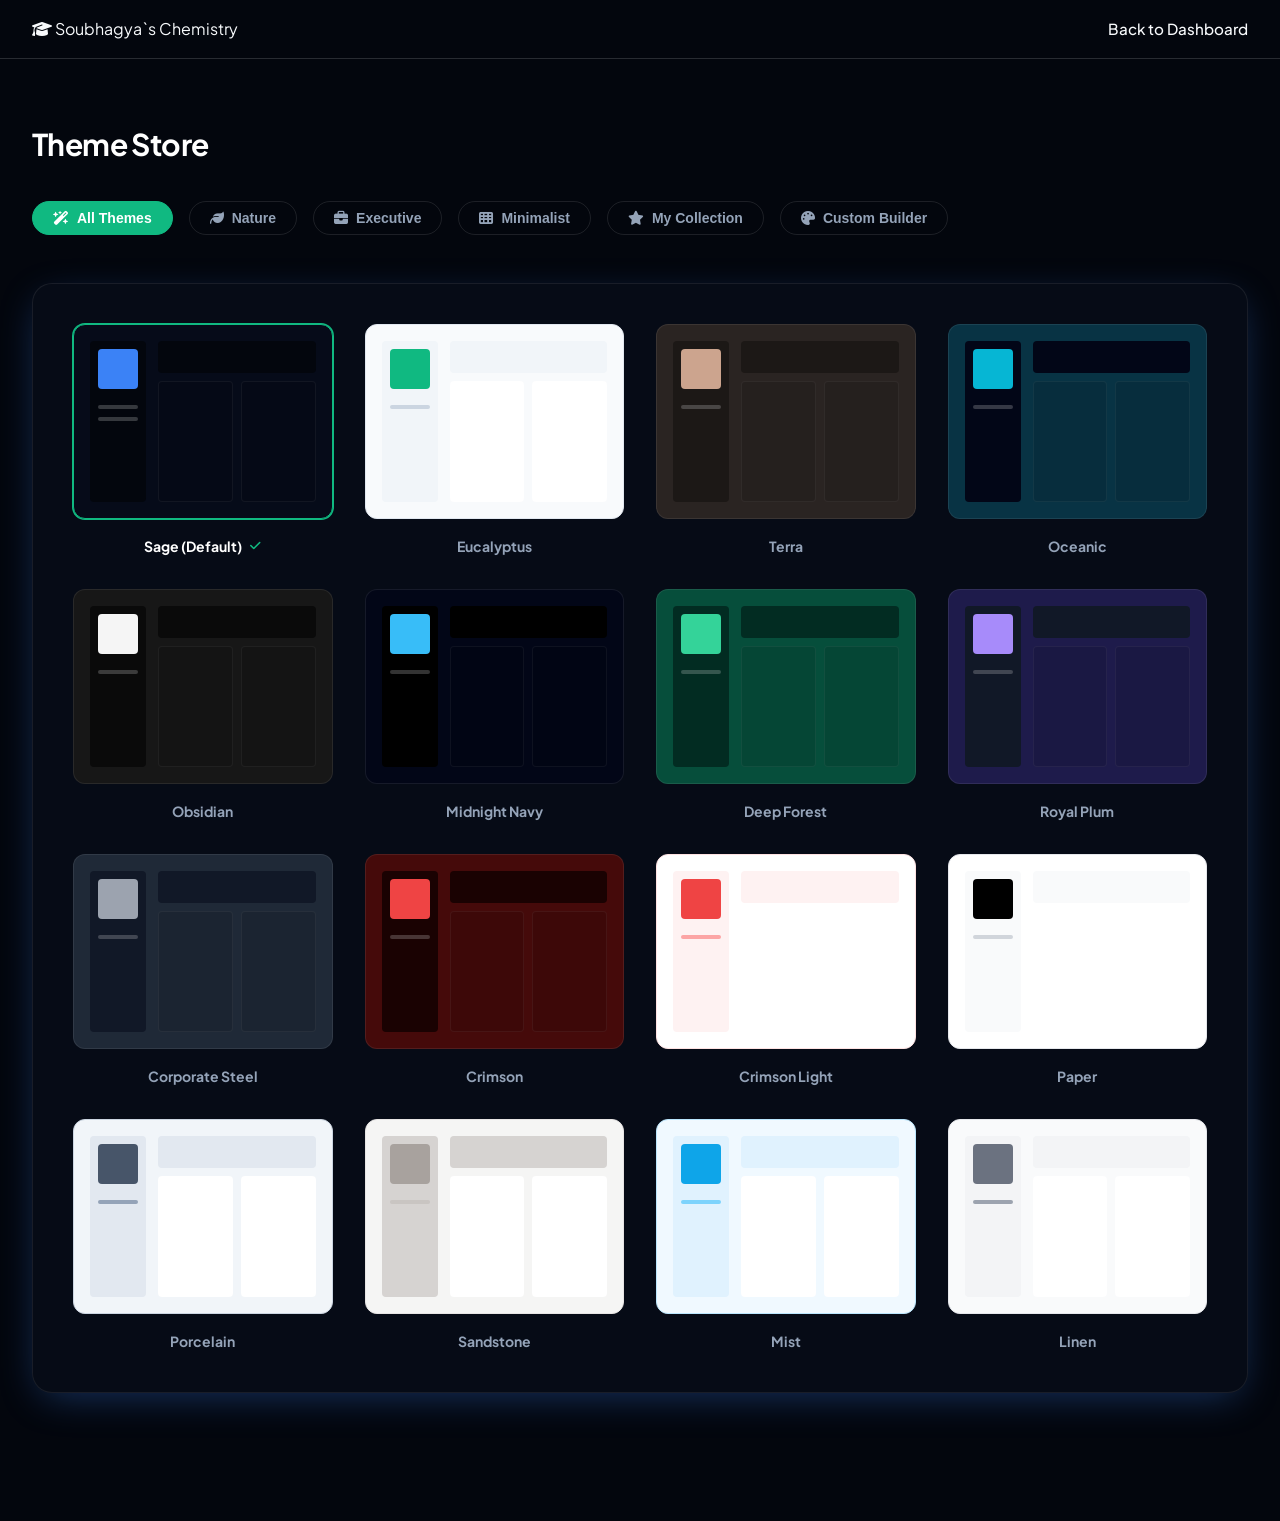
<file: themes.html>
<!DOCTYPE html>
<html lang="en">
<head>
    <meta charset="UTF-8">
    <meta name="viewport" content="width=device-width, initial-scale=1.0">
    <title>Theme Store | Soubhagya`s Chemistry</title>
    <script>
        (function() {
            const theme = localStorage.getItem('selected-theme') || 'theme-sage';
            document.documentElement.className = theme;
            if (theme === 'theme-custom') {
                const custom = JSON.parse(localStorage.getItem('custom-theme-settings') || '{}');
                for (const [key, value] of Object.entries(custom)) {
                    document.documentElement.style.setProperty(`--custom-${key}`, value);
                }
            }
        })();
    </script>
    <link href="https://fonts.googleapis.com/css2?family=Plus+Jakarta+Sans:wght@400;500;600;700;800&family=Playfair+Display:ital,wght@0,600;0,700;1,600&display=swap" rel="stylesheet">
    <link rel="stylesheet" href="https://cdnjs.cloudflare.com/ajax/libs/font-awesome/6.4.0/css/all.min.css">
    <link rel="stylesheet" href="style.css">
</head>
<body class="bg-darker text-main font-sans min-h-screen">
    <div id="top"></div>

    <!-- Navigation -->
    <nav class="navbar" style="border-bottom: var(--border-glass-light); padding: 1rem 0;">
        <div class="container nav-container">
            <a href="index.html" class="logo">
                <span class="logo-icon"><i class="fa-solid fa-graduation-cap"></i></span>
                <span class="logo-text">Soubhagya`s Chemistry</span>
            </a>
            <ul class="nav-links">
                <li><a href="index.html"><i class="fa-solid fa-arrow-left mr-2"></i> Back to Dashboard</a></li>
            </ul>
        </div>
    </nav>

    <!-- Theme Store Header -->
    <section class="section pt-32 pb-10 relative">
        <div class="container">
            <h1 class="text-3xl mb-10">Theme Store</h1>
            
            <div class="theme-filters">
                <button class="filter-btn active" data-filter="all"><i class="fa-solid fa-wand-magic-sparkles"></i> All Themes</button>
                <button class="filter-btn" data-filter="nature"><i class="fa-solid fa-leaf"></i> Nature</button>
                <button class="filter-btn" data-filter="executive"><i class="fa-solid fa-briefcase"></i> Executive</button>
                <button class="filter-btn" data-filter="minimalist"><i class="fa-solid fa-table-cells"></i> Minimalist</button>
                <button class="filter-btn" data-filter="my-collection"><i class="fa-solid fa-star"></i> My Collection</button>
                <button class="filter-btn" data-filter="custom-builder"><i class="fa-solid fa-palette"></i> Custom Builder</button>
            </div>

            <!-- Theme Store Grid -->
            <div class="themes-container shadow-blue">
                <div class="themes-grid" id="themesGrid">
                    
                    <!-- CATEGORY: NATURE -->
                    <div class="theme-card" data-theme="theme-sage" data-category="nature">
                        <div class="theme-preview" style="background: #060b19;">
                            <div class="theme-preview-sidebar" style="background: #03060d;">
                                <div class="icon-box" style="background: #3b82f6;"></div>
                                <div class="line mt-2"></div><div class="line"></div>
                            </div>
                            <div class="theme-preview-content">
                                <div class="header-bar" style="background: #03060d;"></div>
                                <div class="boxes"><div class="box"></div><div class="box"></div></div>
                            </div>
                        </div>
                        <span class="theme-name">Sage (Default)</span>
                    </div>

                    <div class="theme-card" data-theme="theme-eucalyptus" data-category="nature">
                        <div class="theme-preview" style="background: #f8fafc; border-color: #e2e8f0;">
                            <div class="theme-preview-sidebar" style="background: #f1f5f9;">
                                <div class="icon-box" style="background: #10b981;"></div>
                                <div class="line mt-2" style="background: #cbd5e1;"></div>
                            </div>
                            <div class="theme-preview-content">
                                <div class="header-bar" style="background: #f1f5f9;"></div>
                                <div class="boxes"><div class="box" style="background: #fff;"></div><div class="box" style="background: #fff;"></div></div>
                            </div>
                        </div>
                        <span class="theme-name">Eucalyptus</span>
                    </div>

                    <div class="theme-card" data-theme="theme-terra" data-category="nature">
                        <div class="theme-preview" style="background: #2a2422;">
                            <div class="theme-preview-sidebar" style="background: #1c1816;">
                                <div class="icon-box" style="background: #cca48e;"></div>
                                <div class="line mt-2"></div>
                            </div>
                            <div class="theme-preview-content">
                                <div class="header-bar" style="background: #1c1816;"></div>
                                <div class="boxes"><div class="box"></div><div class="box"></div></div>
                            </div>
                        </div>
                        <span class="theme-name">Terra</span>
                    </div>

                    <div class="theme-card" data-theme="theme-oceanic" data-category="nature">
                        <div class="theme-preview" style="background: #083344;">
                            <div class="theme-preview-sidebar" style="background: #020617;">
                                <div class="icon-box" style="background: #06b6d4;"></div>
                                <div class="line mt-2"></div>
                            </div>
                            <div class="theme-preview-content">
                                <div class="header-bar" style="background: #020617;"></div>
                                <div class="boxes"><div class="box"></div><div class="box"></div></div>
                            </div>
                        </div>
                        <span class="theme-name">Oceanic</span>
                    </div>

                    <!-- CATEGORY: EXECUTIVE -->
                    <div class="theme-card" data-theme="theme-obsidian" data-category="executive">
                        <div class="theme-preview" style="background: #171717;">
                            <div class="theme-preview-sidebar" style="background: #0a0a0a;">
                                <div class="icon-box" style="background: #f5f5f5;"></div>
                                <div class="line mt-2"></div>
                            </div>
                            <div class="theme-preview-content">
                                <div class="header-bar" style="background: #0a0a0a;"></div>
                                <div class="boxes"><div class="box"></div><div class="box"></div></div>
                            </div>
                        </div>
                        <span class="theme-name">Obsidian</span>
                    </div>

                    <div class="theme-card" data-theme="theme-midnight-navy" data-category="executive">
                        <div class="theme-preview" style="background: #020617;">
                            <div class="theme-preview-sidebar" style="background: #000;">
                                <div class="icon-box" style="background: #38bdf8;"></div>
                                <div class="line mt-2"></div>
                            </div>
                            <div class="theme-preview-content">
                                <div class="header-bar" style="background: #000;"></div>
                                <div class="boxes"><div class="box"></div><div class="box"></div></div>
                            </div>
                        </div>
                        <span class="theme-name">Midnight Navy</span>
                    </div>

                    <div class="theme-card" data-theme="theme-deep-forest" data-category="executive">
                        <div class="theme-preview" style="background: #064e3b;">
                            <div class="theme-preview-sidebar" style="background: #022c22;">
                                <div class="icon-box" style="background: #34d399;"></div>
                                <div class="line mt-2"></div>
                            </div>
                            <div class="theme-preview-content">
                                <div class="header-bar" style="background: #022c22;"></div>
                                <div class="boxes"><div class="box"></div><div class="box"></div></div>
                            </div>
                        </div>
                        <span class="theme-name">Deep Forest</span>
                    </div>

                    <div class="theme-card" data-theme="theme-royal-plum" data-category="executive">
                        <div class="theme-preview" style="background: #1e1b4b;">
                            <div class="theme-preview-sidebar" style="background: #111827;">
                                <div class="icon-box" style="background: #a78bfa;"></div>
                                <div class="line mt-2"></div>
                            </div>
                            <div class="theme-preview-content">
                                <div class="header-bar" style="background: #111827;"></div>
                                <div class="boxes"><div class="box"></div><div class="box"></div></div>
                            </div>
                        </div>
                        <span class="theme-name">Royal Plum</span>
                    </div>

                    <div class="theme-card" data-theme="theme-corporate-steel" data-category="executive">
                        <div class="theme-preview" style="background: #1f2937;">
                            <div class="theme-preview-sidebar" style="background: #111827;">
                                <div class="icon-box" style="background: #9ca3af;"></div>
                                <div class="line mt-2"></div>
                            </div>
                            <div class="theme-preview-content">
                                <div class="header-bar" style="background: #111827;"></div>
                                <div class="boxes"><div class="box"></div><div class="box"></div></div>
                            </div>
                        </div>
                        <span class="theme-name">Corporate Steel</span>
                    </div>

                    <div class="theme-card" data-theme="theme-crimson" data-category="executive">
                        <div class="theme-preview" style="background: #450a0a;">
                            <div class="theme-preview-sidebar" style="background: #1a0202;">
                                <div class="icon-box" style="background: #ef4444;"></div>
                                <div class="line mt-2"></div>
                            </div>
                            <div class="theme-preview-content">
                                <div class="header-bar" style="background: #1a0202;"></div>
                                <div class="boxes"><div class="box"></div><div class="box"></div></div>
                            </div>
                        </div>
                        <span class="theme-name">Crimson</span>
                    </div>

                    <div class="theme-card" data-theme="theme-crimson-light" data-category="executive">
                        <div class="theme-preview" style="background: #fff; border-color: #fee2e2;">
                            <div class="theme-preview-sidebar" style="background: #fef2f2;">
                                <div class="icon-box" style="background: #ef4444;"></div>
                                <div class="line mt-2" style="background: #fca5a5;"></div>
                            </div>
                            <div class="theme-preview-content">
                                <div class="header-bar" style="background: #fef2f2;"></div>
                                <div class="boxes"><div class="box" style="background: #fff;"></div><div class="box" style="background: #fff;"></div></div>
                            </div>
                        </div>
                        <span class="theme-name">Crimson Light</span>
                    </div>

                    <!-- CATEGORY: MINIMALIST -->
                    <div class="theme-card" data-theme="theme-paper" data-category="minimalist">
                        <div class="theme-preview" style="background: #fff; border-color: #e5e7eb;">
                            <div class="theme-preview-sidebar" style="background: #f9fafb;">
                                <div class="icon-box" style="background: #000;"></div>
                                <div class="line mt-2" style="background: #d1d5db;"></div>
                            </div>
                            <div class="theme-preview-content">
                                <div class="header-bar" style="background: #f9fafb;"></div>
                                <div class="boxes"><div class="box" style="background: #fff;"></div><div class="box" style="background: #fff;"></div></div>
                            </div>
                        </div>
                        <span class="theme-name">Paper</span>
                    </div>

                    <div class="theme-card" data-theme="theme-porcelain" data-category="minimalist">
                        <div class="theme-preview" style="background: #f1f5f9; border-color: #cbd5e1;">
                            <div class="theme-preview-sidebar" style="background: #e2e8f0;">
                                <div class="icon-box" style="background: #475569;"></div>
                                <div class="line mt-2" style="background: #94a3b8;"></div>
                            </div>
                            <div class="theme-preview-content">
                                <div class="header-bar" style="background: #e2e8f0;"></div>
                                <div class="boxes"><div class="box" style="background: #fff;"></div><div class="box" style="background: #fff;"></div></div>
                            </div>
                        </div>
                        <span class="theme-name">Porcelain</span>
                    </div>

                    <div class="theme-card" data-theme="theme-sandstone" data-category="minimalist">
                        <div class="theme-preview" style="background: #f5f5f4; border-color: #e7e5e4;">
                            <div class="theme-preview-sidebar" style="background: #d6d3d1;">
                                <div class="icon-box" style="background: #a8a29e;"></div>
                                <div class="line mt-2" style="background: #a8a29e; opacity: 0.3;"></div>
                            </div>
                            <div class="theme-preview-content">
                                <div class="header-bar" style="background: #d6d3d1;"></div>
                                <div class="boxes"><div class="box" style="background: #fff;"></div><div class="box" style="background: #fff;"></div></div>
                            </div>
                        </div>
                        <span class="theme-name">Sandstone</span>
                    </div>

                    <div class="theme-card" data-theme="theme-mist" data-category="minimalist">
                        <div class="theme-preview" style="background: #f0f9ff; border-color: #bae6fd;">
                            <div class="theme-preview-sidebar" style="background: #e0f2fe;">
                                <div class="icon-box" style="background: #0ea5e9;"></div>
                                <div class="line mt-2" style="background: #7dd3fc;"></div>
                            </div>
                            <div class="theme-preview-content">
                                <div class="header-bar" style="background: #e0f2fe;"></div>
                                <div class="boxes"><div class="box" style="background: #fff;"></div><div class="box" style="background: #fff;"></div></div>
                            </div>
                        </div>
                        <span class="theme-name">Mist</span>
                    </div>

                    <div class="theme-card" data-theme="theme-linen" data-category="minimalist">
                        <div class="theme-preview" style="background: #f9fafb; border-color: #e5e7eb;">
                            <div class="theme-preview-sidebar" style="background: #f3f4f6;">
                                <div class="icon-box" style="background: #6b7280;"></div>
                                <div class="line mt-2" style="background: #9ca3af;"></div>
                            </div>
                            <div class="theme-preview-content">
                                <div class="header-bar" style="background: #f3f4f6;"></div>
                                <div class="boxes"><div class="box" style="background: #fff;"></div><div class="box" style="background: #fff;"></div></div>
                            </div>
                        </div>
                        <span class="theme-name">Linen</span>
                    </div>

                </div>
            </div>

            <!-- Theme Builder Panel (Hidden by default) -->
            <div id="themeBuilder" class="theme-builder-container" style="display: none; margin-top: 2rem;">
                <div class="theme-builder-wrapper glass-card p-10">
                    <div class="row">
                        <div class="col-lg-6">
                            <h2 class="text-2xl mb-2">Theme Builder</h2>
                            <p class="text-muted mb-10">Design your own unique experience. Changes are previewed instantly.</p>
                            
                            <div class="builder-field mb-6">
                                <label class="d-block mb-2 text-sm font-semibold">Theme Name</label>
                                <input type="text" id="customName" class="builder-input" value="My Custom Theme">
                            </div>

                            <div class="builder-field mb-6">
                                <label class="d-block mb-2 text-sm font-semibold">Primary Accent</label>
                                <div class="color-picker-group">
                                    <input type="color" id="customPrimary" value="#84A98C">
                                    <input type="text" id="customPrimaryHex" value="#84A98C" class="builder-input hex-input">
                                </div>
                            </div>

                            <div class="builder-field mb-6">
                                <label class="d-block mb-2 text-sm font-semibold">Secondary Accent</label>
                                <div class="color-picker-group">
                                    <input type="color" id="customSecondary" value="#84A98C">
                                    <input type="text" id="customSecondaryHex" value="#84A98C" class="builder-input hex-input">
                                </div>
                            </div>

                            <div class="builder-field mb-6">
                                <label class="d-block mb-2 text-sm font-semibold">Background Base</label>
                                <div class="color-picker-group">
                                    <input type="color" id="customBg" value="#2F3E46">
                                    <input type="text" id="customBgHex" value="#2F3E46" class="builder-input hex-input">
                                </div>
                            </div>

                            <div class="builder-field mb-6">
                                <label class="d-block mb-2 text-sm font-semibold">Sidebar Color</label>
                                <div class="color-picker-group">
                                    <input type="color" id="customSidebar" value="#263238">
                                    <input type="text" id="customSidebarHex" value="#263238" class="builder-input hex-input">
                                </div>
                            </div>

                            <div class="builder-field mb-6">
                                <label class="d-block mb-2 text-sm font-semibold">Text Color</label>
                                <div class="color-picker-group">
                                    <input type="color" id="customText" value="#FFFFFF">
                                    <input type="text" id="customTextHex" value="#FFFFFF" class="builder-input hex-input">
                                </div>
                            </div>

                            <div class="builder-field mb-6">
                                <label class="d-block mb-2 text-sm font-semibold">Glass Opacity (80%)</label>
                                <input type="range" id="customOpacity" min="0" max="1" step="0.01" value="0.8" class="builder-slider">
                            </div>

                            <div class="builder-field mb-10">
                                <label class="d-block mb-2 text-sm font-semibold">Wallpaper Background</label>
                                <div class="wallpaper-group">
                                    <input type="text" id="customWallpaper" class="builder-input" placeholder="Paste image URL...">
                                    <button class="btn btn-secondary border-glass px-4"><i class="fa-solid fa-upload"></i> Upload</button>
                                </div>
                                <p class="text-xs text-muted mt-2">Paste a URL or upload a local image for your background.</p>
                            </div>

                            <div class="builder-actions d-flex gap-4">
                                <button id="applyLive" class="btn btn-primary flex-1">Apply Live</button>
                                <button id="saveCollection" class="btn btn-dark border-glass flex-1">Save to Collection</button>
                            </div>
                        </div>

                        <div class="col-lg-6 d-flex flex-column align-items-center justify-content-center">
                            <div class="live-preview-box shadow-blue">
                                <div class="preview-dashboard" id="previewDashboard">
                                    <div class="preview-sidebar" id="previewSidebar">
                                        <div class="preview-icon-box" id="previewIcon"></div>
                                        <div class="preview-line"></div>
                                        <div class="preview-line"></div>
                                    </div>
                                    <div class="preview-content">
                                        <div class="preview-nav" id="previewNav"></div>
                                        <div class="preview-grid">
                                            <div class="preview-card" id="previewCard1"></div>
                                            <div class="preview-card" id="previewCard2"></div>
                                        </div>
                                        <div class="preview-bottom"></div>
                                    </div>
                                </div>
                            </div>
                            <h3 class="mt-6 font-semibold">Live Preview</h3>
                        </div>
                    </div>
                </div>
            </div>
        </div>
    </section>

    <script>
        // Store functional logic
        const currentTheme = localStorage.getItem('selected-theme') || 'theme-sage';
        
        // Initial Active State
        const themeCards = document.querySelectorAll('.theme-card');
        themeCards.forEach(card => {
            if (card.dataset.theme === currentTheme) {
                activateThemeUI(card);
            }
            
            card.addEventListener('click', () => {
                const newTheme = card.dataset.theme;
                
                // 1. Update localStorage
                localStorage.setItem('selected-theme', newTheme);
                
                // 2. Apply classes immediately
                document.documentElement.className = newTheme;
                
                // 3. Update UI
                themeCards.forEach(c => c.classList.remove('active'));
                document.querySelectorAll('.theme-active-icon').forEach(icon => icon.remove());
                activateThemeUI(card);
            });
        });

        function activateThemeUI(card) {
            card.classList.add('active');
            const nameSpan = card.querySelector('.theme-name');
            if (nameSpan && !nameSpan.querySelector('.theme-active-icon')) {
                const icon = document.createElement('i');
                icon.className = 'fa-solid fa-check theme-active-icon';
                nameSpan.appendChild(icon);
            }
        }

        // Filter interaction
        const filterBtns = document.querySelectorAll('.filter-btn');
        const themesGrid = document.getElementById('themesGrid');
        const themeBuilder = document.getElementById('themeBuilder');

        filterBtns.forEach(btn => {
            btn.addEventListener('click', () => {
                const filter = btn.dataset.filter;
                
                // Update active state of buttons
                filterBtns.forEach(b => b.classList.remove('active'));
                btn.classList.add('active');
                
                if (filter === 'custom-builder') {
                    document.querySelector('.themes-container').style.display = 'none';
                    themeBuilder.style.display = 'block';
                } else {
                    document.querySelector('.themes-container').style.display = 'block';
                    themeBuilder.style.display = 'none';
                    
                    // Filter the cards
                    themeCards.forEach(card => {
                        const category = card.dataset.category;
                        if (filter === 'all' || filter === category) {
                            card.style.display = 'flex';
                        } else {
                            card.style.display = 'none';
                        }
                    });
                }
            });
        });

        // Builder Logic
        const inputs = {
            primary: document.getElementById('customPrimary'),
            primaryHex: document.getElementById('customPrimaryHex'),
            secondary: document.getElementById('customSecondary'),
            secondaryHex: document.getElementById('customSecondaryHex'),
            bg: document.getElementById('customBg'),
            bgHex: document.getElementById('customBgHex'),
            sidebar: document.getElementById('customSidebar'),
            sidebarHex: document.getElementById('customSidebarHex'),
            text: document.getElementById('customText'),
            textHex: document.getElementById('customTextHex'),
            opacity: document.getElementById('customOpacity'),
            wallpaper: document.getElementById('customWallpaper')
        };

        const preview = {
            dashboard: document.getElementById('previewDashboard'),
            sidebar: document.getElementById('previewSidebar'),
            icon: document.getElementById('previewIcon'),
            nav: document.getElementById('previewNav'),
            cards: [document.getElementById('previewCard1'), document.getElementById('previewCard2')]
        };

        // Sync Color Inputs
        ['primary', 'secondary', 'bg', 'sidebar', 'text'].forEach(key => {
            const picker = inputs[key];
            const hex = inputs[`${key}Hex`];
            
            picker.addEventListener('input', () => {
                hex.value = picker.value.toUpperCase();
                updatePreview();
            });
            
            hex.addEventListener('input', () => {
                if (/^#[0-9A-F]{6}$/i.test(hex.value)) {
                    picker.value = hex.value;
                    updatePreview();
                }
            });
        });

        inputs.opacity.addEventListener('input', updatePreview);
        inputs.wallpaper.addEventListener('input', updatePreview);

        function updatePreview() {
            preview.dashboard.style.backgroundColor = inputs.bg.value;
            preview.sidebar.style.backgroundColor = inputs.sidebar.value;
            preview.icon.style.backgroundColor = inputs.primary.value;
            preview.nav.style.backgroundColor = inputs.sidebar.value;
            preview.cards.forEach(card => {
                card.style.backgroundColor = `rgba(255, 255, 255, ${inputs.opacity.value * 0.1})`;
                card.style.borderColor = `rgba(255, 255, 255, 0.1)`;
            });
            
            if (inputs.wallpaper.value) {
                preview.dashboard.style.backgroundImage = `linear-gradient(rgba(0,0,0,0.5), rgba(0,0,0,0.5)), url('${inputs.wallpaper.value}')`;
                preview.dashboard.style.backgroundSize = 'cover';
            } else {
                preview.dashboard.style.backgroundImage = 'none';
            }
        }

        // Apply Live
        document.getElementById('applyLive').addEventListener('click', () => {
            const settings = {
                primary: inputs.primary.value,
                secondary: inputs.secondary.value,
                bg: inputs.bg.value,
                sidebar: inputs.sidebar.value,
                text: inputs.text.value,
                opacity: inputs.opacity.value,
                overlay: inputs.wallpaper.value ? 0.5 : 0.7, // Dynamic overlay based on wallpaper
                wallpaper: inputs.wallpaper.value ? `url('${inputs.wallpaper.value}')` : 'none'
            };
            
            localStorage.setItem('selected-theme', 'theme-custom');
            localStorage.setItem('custom-theme-settings', JSON.stringify(settings));
            
            // Apply immediately to HTML
            document.documentElement.className = 'theme-custom';
            for (const [key, value] of Object.entries(settings)) {
                document.documentElement.style.setProperty(`--custom-${key}`, value);
            }
            
            showToast('Custom theme applied live!');
        });

        // Save to Collection Mock
        document.getElementById('saveCollection').addEventListener('click', () => {
            showToast('Theme saved to your collection!');
        });

        function showToast(msg) {
            const toast = document.createElement('div');
            toast.className = 'glass-card p-4 fixed bottom-10 right-10 shadow-blue';
            toast.style.zIndex = '9999';
            toast.style.animation = 'fadeInUp 0.3s ease';
            toast.innerHTML = `<i class="fa-solid fa-check-circle mr-2 text-primary"></i> ${msg}`;
            document.body.appendChild(toast);
            setTimeout(() => toast.remove(), 3000);
        }

        // Initialize preview
        updatePreview();
    </script>
</body>
</html>
</file>
<file: style.css>
/* Custom Properties / Variables */
:root {
    /* Colors - Deep Navy & Premium Accents */
    --clr-bg-dark: #060b19;
    --clr-bg-darker: #03060d;
    --clr-bg-card: rgba(16, 24, 43, 0.6);
    --clr-text-main: #f8fafc;
    --clr-text-muted: #94a3b8;

    --clr-primary: #3b82f6;
    /* Royal Blue */
    --clr-primary-dark: #1e3a8a;
    --clr-primary-glow: rgba(59, 130, 246, 0.5);

    --clr-secondary: #06b6d4;
    /* Cyan */
    --clr-secondary-dark: #083344;

    --clr-accent-gold: #fbbf24;
    --clr-accent-emerald: #10b981;

    /* Typography */
    --font-sans: 'Plus Jakarta Sans', sans-serif;
    --font-serif: 'Playfair Display', serif;

    /* Transitions & Shadows */
    --transition: all 0.3s cubic-bezier(0.4, 0, 0.2, 1);
    --transition-slow: all 0.5s cubic-bezier(0.4, 0, 0.2, 1);
    --shadow-glow: 0 0 20px rgba(59, 130, 246, 0.3);
    --shadow-blue: 0 10px 40px -10px rgba(59, 130, 246, 0.4);
    --shadow-emerald: 0 10px 40px -10px rgba(16, 185, 129, 0.4);
    --shadow-card: 0 10px 30px -10px rgba(0, 0, 0, 0.5);

    /* Borders & Glass */
    --border-glass: 1px solid rgba(255, 255, 255, 0.08);
    --border-glass-light: 1px solid rgba(255, 255, 255, 0.15);
    --bg-glass: rgba(255, 255, 255, 0.03);
    --bg-glass-hover: rgba(255, 255, 255, 0.06);
}

/* Light Mode Strategy: Applies to the explicit light-theme and all minimalist/light presets */
.light-theme,
.theme-eucalyptus,
.theme-crimson-light,
.theme-paper,
.theme-porcelain,
.theme-sandstone,
.theme-mist,
.theme-linen {
    --clr-bg-dark: #f8fafc;
    --clr-bg-darker: #f1f5f9;
    --clr-bg-card: rgba(255, 255, 255, 0.85);
    --clr-text-main: #0f172a;
    --clr-text-muted: #475569;

    --clr-primary-glow: rgba(59, 130, 246, 0.15);

    --border-glass: 1px solid rgba(0, 0, 0, 0.1);
    --border-glass-light: 1px solid rgba(0, 0, 0, 0.05);
    --bg-glass: rgba(0, 0, 0, 0.04);
    --bg-glass-hover: rgba(0, 0, 0, 0.08);
}

.light-theme .text-white,
.theme-eucalyptus .text-white,
.theme-paper .text-white {
    color: var(--clr-text-main) !important;
}

.light-theme .text-white-80,
.theme-paper .text-white-80 {
    color: rgba(15, 23, 42, 0.8) !important;
}

.light-theme .text-white-70,
.theme-paper .text-white-70 {
    color: rgba(15, 23, 42, 0.7) !important;
}

.theme-eucalyptus h1,
.theme-eucalyptus h2,
.theme-eucalyptus h3,
.theme-paper h1,
.theme-paper h2,
.theme-paper h3 {
    color: var(--clr-text-main);
}

.light-theme .glass-card,
.theme-paper .glass-card,
.theme-eucalyptus .glass-card {
    box-shadow: 0 4px 6px -1px rgba(0, 0, 0, 0.05), 0 2px 4px -1px rgba(0, 0, 0, 0.03);
    border: 1px solid rgba(0, 0, 0, 0.1);
}

.light-theme .bg-dark-glass,
.theme-paper .bg-dark-glass {
    background: rgba(255, 255, 255, 0.7);
    backdrop-filter: blur(12px);
    color: var(--clr-text-main);
}

.light-theme .glass-panel,
.theme-paper .glass-panel {
    background: rgba(255, 255, 255, 0.6);
}

/* =========================================================================
   Theme Preset Systems 
   ========================================================================= */

/* CATEGORY: NATURE */
.theme-sage {
    --clr-bg-dark: #060b19;
    --clr-bg-darker: #03060d;
    --clr-primary: #3b82f6;
    --clr-primary-dark: #1e3a8a;
    --shadow-blue: 0 10px 40px -10px rgba(59, 130, 246, 0.4);
}

.theme-eucalyptus {
    --clr-primary: #10b981;
    --clr-primary-dark: #059669;
    --shadow-blue: 0 10px 40px -10px rgba(16, 185, 129, 0.2);
}

.theme-terra {
    --clr-bg-dark: #2a2422;
    --clr-bg-darker: #1c1816;
    --clr-primary: #cca48e;
    --clr-primary-dark: #a67c66;
    --shadow-blue: 0 10px 40px -10px rgba(204, 164, 142, 0.3);
}

.theme-oceanic {
    --clr-bg-dark: #083344;
    --clr-bg-darker: #020617;
    --clr-primary: #06b6d4;
    --clr-primary-dark: #0891b2;
    --shadow-blue: 0 10px 40px -10px rgba(6, 182, 212, 0.4);
}

/* CATEGORY: EXECUTIVE */
.theme-obsidian {
    --clr-bg-dark: #171717;
    --clr-bg-darker: #0a0a0a;
    --clr-primary: #f5f5f5;
    --clr-primary-dark: #a3a3a3;
    --shadow-blue: 0 10px 40px -10px rgba(255, 255, 255, 0.1);
}

.theme-midnight-navy {
    --clr-bg-dark: #020617;
    --clr-bg-darker: #000000;
    --clr-primary: #38bdf8;
    --clr-primary-dark: #0ea5e9;
}

.theme-deep-forest {
    --clr-bg-dark: #064e3b;
    --clr-bg-darker: #022c22;
    --clr-primary: #34d399;
    --clr-primary-dark: #10b981;
}

.theme-royal-plum {
    --clr-bg-dark: #1e1b4b;
    --clr-bg-darker: #111827;
    --clr-primary: #a78bfa;
    --clr-primary-dark: #7c3aed;
    --shadow-blue: 0 10px 40px -10px rgba(167, 139, 250, 0.4);
}

.theme-corporate-steel {
    --clr-bg-dark: #1f2937;
    --clr-bg-darker: #111827;
    --clr-primary: #9ca3af;
    --clr-primary-dark: #6b7280;
}

.theme-crimson {
    --clr-bg-dark: #450a0a;
    --clr-bg-darker: #1a0202;
    --clr-primary: #ef4444;
    --clr-primary-dark: #b91c1c;
}

.theme-crimson-light {
    --clr-primary: #ef4444;
    --clr-primary-dark: #b91c1c;
}

/* CATEGORY: MINIMALIST */
.theme-paper {
    --clr-primary: #000000;
    --clr-primary-dark: #171717;
    --shadow-blue: 0 10px 40px -10px rgba(0, 0, 0, 0.1);
}

.theme-porcelain {
    --clr-primary: #475569;
    --clr-primary-dark: #1e293b;
}

.theme-sandstone {
    --clr-bg-dark: #f5f5f4;
    --clr-bg-darker: #e7e5e4;
    --clr-primary: #a8a29e;
    --clr-primary-dark: #78716c;
}

.theme-mist {
    --clr-bg-dark: #f0f9ff;
    --clr-bg-darker: #e0f2fe;
    --clr-primary: #0ea5e9;
    --clr-primary-dark: #0284c7;
}

.theme-linen {
    --clr-bg-dark: #f9fafb;
    --clr-bg-darker: #f3f4f6;
    --clr-primary: #6b7280;
    --clr-primary-dark: #4b5563;
}

/* DYNAMIC: CUSTOM BUILDER */
.theme-custom {
    --clr-primary: var(--custom-primary, #3b82f6);
    --clr-bg-dark: var(--custom-bg, #060b19);
    --clr-bg-darker: var(--custom-sidebar, #03060d);
    --clr-text-main: var(--custom-text, #ffffff);
    --clr-bg-card: rgba(255, 255, 255, var(--custom-opacity, 0.05));
}

.theme-custom body::before {
    content: '';
    position: fixed;
    top: 0;
    left: 0;
    width: 100%;
    height: 100%;
    background-image: var(--custom-wallpaper, none);
    background-size: cover;
    background-position: center;
    background-attachment: fixed;
    z-index: -2;
}

.theme-custom body::after {
    content: '';
    position: fixed;
    top: 0;
    left: 0;
    width: 100%;
    height: 100%;
    background: var(--clr-bg-darker);
    opacity: var(--custom-overlay, 0.7);
    z-index: -1;
}

/* NEW COURSE CARDS */
.courses-grid-new {
    display: grid;
    grid-template-columns: repeat(auto-fit, minmax(260px, 1fr));
    gap: 1.5rem;
    margin-top: 3rem;
}

.course-card-new {
    background: var(--bg-glass);
    border: var(--border-glass);
    border-radius: 24px;
    padding: 2rem;
    display: flex;
    flex-direction: column;
    position: relative;
    transition: all 0.4s cubic-bezier(0.175, 0.885, 0.32, 1.275);
}

.course-card-new:hover {
    transform: translateY(-8px);
    background: var(--bg-glass-hover);
    box-shadow: var(--shadow-blue);
    border-color: var(--clr-primary);
}

.course-badge {
    position: absolute;
    top: 1.5rem;
    right: 1.5rem;
    padding: 0.35rem 0.7rem;
    background: rgba(255, 255, 255, 0.05);
    border: 1px solid rgba(255, 255, 255, 0.1);
    box-shadow: 0 4px 15px rgba(0, 0, 0, 0.1);
    color: var(--clr-primary);
    border-radius: 10px;
    font-size: 0.7rem;
    font-weight: 800;
    text-transform: uppercase;
    letter-spacing: 0.05em;
}

.course-card-new h3 {
    font-size: 1.35rem;
    margin-bottom: 1.5rem;
    color: var(--clr-text-main);
    font-weight: 700;
    padding-right: 2.5rem;
    line-height: 1.3;
}

.course-topic-list {
    list-style: none;
    padding: 0;
    margin: 0 0 2rem 0;
}

.course-topic-list li {
    display: flex;
    align-items: center;
    gap: 0.8rem;
    margin-bottom: 0.85rem;
    color: var(--clr-text-muted);
    font-size: 0.95rem;
}

.course-topic-list li i {
    color: var(--clr-primary);
    font-size: 0.85rem;
    filter: drop-shadow(0 0 5px var(--clr-primary));
}

.btn-inquiry {
    width: 100%;
    margin-top: auto;
    background: transparent;
    border: 1px solid rgba(var(--clr-primary-rgb, 59, 130, 246), 0.3);
    color: var(--clr-primary);
    padding: 0.8rem;
    border-radius: 12px;
    font-weight: 600;
    transition: all 0.3s ease;
    text-align: center;
    text-decoration: none;
    font-size: 0.9rem;
}

.btn-inquiry:hover {
    background: var(--clr-primary);
    color: #fff;
    border-color: var(--clr-primary);
    box-shadow: 0 0 20px rgba(var(--clr-primary-rgb, 59, 130, 246), 0.4);
}

/* CURRICULUM GRID */
.course-focus-section {
    padding: 6rem 0;
    position: relative;
    overflow: hidden;
    background: radial-gradient(circle at 50% 120%, rgba(var(--clr-primary-rgb, 59, 130, 246), 0.05), transparent);
}

.course-static-container {
    width: 100%;
    max-width: 1400px;
    margin: 0 auto;
    padding: 0 1.5rem 4rem 1.5rem;
}

.course-grid {
    display: grid;
    grid-template-columns: repeat(4, 1fr);
    gap: 1.5rem;
    justify-content: center;
}

.focus-card {
    background: var(--bg-glass);
    border: var(--border-glass);
    padding: 2.5rem;
    border-radius: 20px;
    flex-direction: column;
    min-height: 480px;
    transition: all 0.4s ease;
    position: relative;
    opacity: 1; /* Always visible */
}

.focus-card:hover {
    transform: translateY(-10px);
    border-color: var(--clr-primary);
    background: rgba(255, 255, 255, 0.05);
    box-shadow: 0 20px 40px rgba(0, 0, 0, 0.4);
}

.focus-card h3 {
    font-size: 1.4rem;
    margin-bottom: 1rem;
    color: #fff;
    font-weight: 800;
    line-height: 1.2;
}

.focus-topic-list {
    list-style: none;
    padding: 0;
    margin: 0 0 1.5rem 0;
}

.focus-topic-list li {
    display: flex;
    align-items: center;
    gap: 0.5rem;
    margin-bottom: 0.75rem;
    color: rgba(255, 255, 255, 0.7);
    font-size: 0.95rem;
}

.focus-topic-list li i {
    color: var(--clr-primary);
    font-size: 0.8rem;
}

.btn-focus {
    margin-top: auto;
    width: 100%;
    padding: 0.75rem;
    background: var(--clr-primary);
    color: #fff;
    border-radius: 10px;
    font-weight: 800;
    text-align: center;
    text-decoration: none;
    text-transform: uppercase;
    letter-spacing: 0.05em;
    font-size: 0.75rem;
    transition: all 0.4s ease;
}
.btn-focus:hover {
    transform: translateY(-3px);
    box-shadow: 0 15px 35px rgba(var(--clr-primary-rgb, 59, 130, 246), 0.4);
}

/* Communication Hub - Side Actions */
.side-actions {
    position: fixed;
    right: 20px;
    top: 50%;
    transform: translateY(-50%);
    display: flex;
    flex-direction: column;
    gap: 15px;
    z-index: 2500; /* Below sidebar, above page */
}

/* Adjust for mobile to prevent overlap with thumb */
@media (max-width: 768px) {
    .side-actions {
        right: 10px;
        gap: 10px;
    }
}

.side-action {
    width: 60px;
    height: 60px;
    background: rgba(255, 255, 255, 0.1);
    backdrop-filter: blur(15px);
    border: 1px solid rgba(255, 255, 255, 0.2);
    border-radius: 15px;
    display: flex;
    align-items: center;
    justify-content: center;
    color: #fff;
    text-decoration: none;
    transition: all 0.4s cubic-bezier(0.175, 0.885, 0.32, 1.275);
    box-shadow: 0 10px 25px rgba(0, 0, 0, 0.3);
    overflow: hidden;
    position: relative;
    white-space: nowrap;
}

.side-action i {
    flex-shrink: 0;
    width: 60px;
    display: flex;
    align-items: center;
    justify-content: center;
    font-size: 1.6rem;
    transition: transform 0.3s ease;
}

.side-action span {
    max-width: 0;
    opacity: 0;
    font-weight: 700;
    font-size: 1rem;
    transition: all 0.4s ease;
    margin-right: 0;
    pointer-events: none;
    position: absolute; /* Decouple from flex flow */
    right: 55px; /* Position it to the left of the icon */
    top: 50%;
    transform: translateY(-50%);
}

/* Expansion on Hover (Exclude round utility buttons) */
.side-action:not(.scroll-top):not(.chat-trigger):hover {
    width: 170px;
    background: rgba(var(--clr-primary-rgb, 59, 130, 246), 0.2);
    border-color: rgba(255, 255, 255, 0.4);
    box-shadow: 0 15px 40px rgba(0, 0, 0, 0.5);
}

.side-action:not(.scroll-top):not(.chat-trigger):hover i {
    transform: translateX(-105px); /* Move icon to make room for absolute span */
}

.side-action:not(.scroll-top):not(.chat-trigger):hover span {
    max-width: 100px;
    opacity: 1;
    margin-left: 5px;
}

.side-action.whatsapp i {
    color: #25D366;
}

.side-action.phone i {
    color: #3b82f6;
}

/* Round Buttons */
.scroll-top, .chat-trigger {
    border-radius: 50% !important;
    padding: 0 !important;
}

.scroll-top i {
    color: #fff !important;
    font-size: 1.2rem;
}

.chat-trigger {
    background: #3b82f6;
    border: none;
    box-shadow: 0 10px 30px rgba(59, 130, 246, 0.4);
}

.chat-trigger i {
    font-size: 1.5rem;
}

.chat-trigger:hover {
    background: #3b82f6 !important; 
    transform: none !important; 
    box-shadow: 0 10px 30px rgba(59, 130, 246, 0.4) !important;
}

.scroll-top:hover {
    background: rgba(255, 255, 255, 0.1) !important;
    transform: none !important;
}

@media (max-width: 768px) {
    .side-action:hover {
        width: 60px; /* Disable expansion on touch screens */
        padding-right: 0;
    }
    .side-action span {
        display: none;
    }
}

@media (max-width: 1200px) {
    .course-grid {
        grid-template-columns: repeat(2, 1fr);
        gap: 2rem;
    }
}

@media (max-width: 768px) {
    .focus-card {
        flex: 0 0 85vw;
        height: 480px;
        padding: 2.5rem;
    }

    .course-slider-inner {
        padding: 3rem 7.5vw;
        gap: 1.5rem;
    }

    .focus-card.active-focus {
        transform: scale(1.02);
    }
}

/* THEME BUILDER UI */
.theme-builder-container {
    animation: fadeIn 0.5s ease;
}

.builder-input {
    width: 100%;
    background: rgba(0, 0, 0, 0.2);
    border: 1px solid rgba(255, 255, 255, 0.1);
    border-radius: 8px;
    padding: 0.75rem 1rem;
    color: #fff;
    font-family: inherit;
    transition: all 0.3s ease;
}

.builder-input:focus {
    outline: none;
    border-color: var(--clr-primary);
    background: rgba(0, 0, 0, 0.3);
}

.color-picker-group {
    display: flex;
    gap: 1rem;
    align-items: center;
}

.color-picker-group input[type="color"] {
    width: 50px;
    height: 50px;
    border: none;
    border-radius: 8px;
    cursor: pointer;
    background: none;
}

.hex-input {
    width: 120px;
    text-align: center;
    font-family: monospace;
}

.wallpaper-group {
    display: flex;
    gap: 0.5rem;
}

.builder-slider {
    width: 100%;
    height: 6px;
    background: rgba(255, 255, 255, 0.1);
    border-radius: 5px;
    outline: none;
    cursor: pointer;
    appearance: none;
}

.builder-slider::-webkit-slider-thumb {
    appearance: none;
    width: 18px;
    height: 18px;
    background: var(--clr-primary);
    border-radius: 50%;
    cursor: pointer;
    transition: transform 0.2s ease;
}

/* Live Preview Mockup */
.live-preview-box {
    width: 100%;
    max-width: 450px;
    aspect-ratio: 16/10;
    background: #000;
    border-radius: 12px;
    overflow: hidden;
    padding: 1rem;
}

.preview-dashboard {
    width: 100%;
    height: 100%;
    border-radius: 8px;
    display: flex;
    overflow: hidden;
    position: relative;
}

.preview-sidebar {
    width: 25%;
    height: 100%;
    padding: 1rem;
    display: flex;
    flex-direction: column;
    gap: 0.5rem;
}

.preview-icon-box {
    width: 20px;
    height: 20px;
    border-radius: 4px;
}

.preview-line {
    width: 100%;
    height: 4px;
    background: rgba(255, 255, 255, 0.1);
    border-radius: 2px;
}

.preview-content {
    flex: 1;
    padding: 1rem;
    display: flex;
    flex-direction: column;
    gap: 1rem;
}

.preview-nav {
    width: 100%;
    height: 20px;
    border-radius: 4px;
}

.preview-grid {
    display: grid;
    grid-template-columns: 1fr 1fr;
    gap: 0.5rem;
}

.preview-card {
    aspect-ratio: 1.5/1;
    border-radius: 6px;
    border: 1px solid transparent;
}

.preview-bottom {
    width: 100%;
    height: 30px;
    background: rgba(255, 255, 255, 0.05);
    border-radius: 4px;
    margin-top: auto;
}

/* MOBILE NAVIGATION HELPERS */
.mobile-back-btn {
    width: 40px;
    height: 40px;
    border-radius: 10px;
    background: var(--bg-glass);
    border: var(--border-glass);
    display: flex;
    align-items: center;
    justify-content: center;
    color: var(--clr-primary);
    font-size: 1.25rem;
    transition: all 0.3s ease;
    text-decoration: none;
}

.mobile-back-btn:hover {
    background: var(--bg-glass-hover);
    transform: translateX(-3px);
    color: var(--clr-primary);
}

/* Navbar text colors in light mode */
body.light-theme .navbar .logo,
body.light-theme .navbar .logo-text,
body.light-theme .navbar .nav-links a,
body.light-theme .navbar .theme-toggle,
body.light-theme .navbar .menu-toggle {
    color: var(--clr-text-main);
    /* Dark text for light transparent bg */
}

/* When scrolled, navbar background becomes dark, so text becomes white */
body.light-theme .navbar.scrolled .logo,
body.light-theme .navbar.scrolled .logo-text,
body.light-theme .navbar.scrolled .nav-links a,
body.light-theme .navbar.scrolled .theme-toggle,
body.light-theme .navbar.scrolled .menu-toggle {
    color: #ffffff;
}

body.light-theme .navbar .nav-links a:hover,
body.light-theme .navbar .nav-links a.active {
    color: var(--clr-primary);
}

/* Global Resets */
* {
    margin: 0;
    padding: 0;
    box-sizing: border-box;
}

html {
    scroll-behavior: smooth;
    font-size: 16px;
}

body {
    font-family: var(--font-sans);
    background-color: var(--clr-bg-darker);
    color: var(--clr-text-main);
    line-height: 1.6;
    overflow-x: hidden;
    -webkit-font-smoothing: antialiased;
}

/* Base Styles & Typography */
h1,
h2,
h3,
h4,
h5,
h6 {
    line-height: 1.2;
    font-weight: 700;
    color: #fff;
}

h1 {
    font-size: clamp(2.25rem, 8vw, 4.5rem);
    letter-spacing: -0.02em;
    line-height: 1.1;
}

h2 {
    font-size: clamp(2rem, 4vw, 3rem);
    letter-spacing: -0.01em;
}

h3 {
    font-size: 1.5rem;
}

a {
    text-decoration: none;
    color: inherit;
    transition: var(--transition);
}

ul {
    list-style: none;
}

img {
    max-width: 100%;
    height: auto;
    display: block;
}

/* Utility Classes */
.text-gradient {
    background: linear-gradient(135deg, var(--clr-secondary), var(--clr-primary));
    -webkit-background-clip: text;
    -webkit-text-fill-color: transparent;
    background-clip: text;
}

.text-gold {
    color: var(--clr-accent-gold);
}

.text-primary {
    color: var(--clr-primary);
}

.text-emerald {
    color: var(--clr-accent-emerald);
}

.text-secondary {
    color: var(--clr-secondary);
}

.text-muted {
    color: var(--clr-text-muted);
}

.text-white {
    color: #fff;
}

.text-white-80 {
    color: rgba(255, 255, 255, 0.8);
}

.text-white-70 {
    color: rgba(255, 255, 255, 0.7);
}

.text-sm {
    font-size: 0.875rem;
}

.text-xs {
    font-size: 0.75rem;
}

.text-lg {
    font-size: 1.125rem;
}

.text-xl {
    font-size: 1.25rem;
}

.text-2xl {
    font-size: 1.5rem;
}

.text-3xl {
    font-size: 1.875rem;
}

.text-4xl {
    font-size: 2.25rem;
}

.text-5xl {
    font-size: 3rem;
}

.text-6xl {
    font-size: 3.75rem;
}

.font-bold {
    font-weight: 700;
}

.font-black {
    font-weight: 900;
}

.font-medium {
    font-weight: 500;
}

.font-light {
    font-weight: 300;
}

.font-serif {
    font-family: var(--font-serif);
}

.italic {
    font-style: italic;
}

.text-center {
    text-align: center;
}

.uppercase {
    text-transform: uppercase;
}

.tracking-wide {
    letter-spacing: 0.05em;
}

.tracking-widest {
    letter-spacing: 0.1em;
}

.leading-relaxed {
    line-height: 1.75;
}

/* Spacing Utilities */
.m-0 {
    margin: 0;
}

.mt-1 {
    margin-top: 0.25rem;
}

.mt-2 {
    margin-top: 0.5rem;
}

.mt-3 {
    margin-top: 0.75rem;
}

.mt-4 {
    margin-top: 1rem;
}

.mt-5 {
    margin-top: 1.25rem;
}

.mt-6 {
    margin-top: 1.5rem;
}

.mt-8 {
    margin-top: 2rem;
}

.mt-10 {
    margin-top: 2.5rem;
}

.mt-16 {
    margin-top: 4rem;
}

.mb-1 {
    margin-bottom: 0.25rem;
}

.mb-2 {
    margin-bottom: 0.5rem;
}

.mb-3 {
    margin-bottom: 0.75rem;
}

.mb-4 {
    margin-bottom: 1rem;
}

.mb-5 {
    margin-bottom: 1.25rem;
}

.mb-6 {
    margin-bottom: 1.5rem;
}

.mb-8 {
    margin-bottom: 2rem;
}

.mb-10 {
    margin-bottom: 2.5rem;
}

.mb-16 {
    margin-bottom: 4rem;
}

.ml-2 {
    margin-left: 0.5rem;
}

.ml-3 {
    margin-left: 0.75rem;
}

.ml-4 {
    margin-left: 1rem;
}

.mr-2 {
    margin-right: 0.5rem;
}

.mr-4 {
    margin-right: 1rem;
}

.p-0 {
    padding: 0;
}

.p-3 {
    padding: 0.75rem;
}

.p-4 {
    padding: 1rem;
}

.p-5 {
    padding: 1.25rem;
}

.p-6 {
    padding: 1.5rem;
}

.p-8 {
    padding: 2rem;
}

.p-10 {
    padding: 2.5rem;
}

.pt-0 {
    padding-top: 0;
}

.pt-4 {
    padding-top: 1rem;
}

.pt-6 {
    padding-top: 1.5rem;
}

.pt-10 {
    padding-top: 2.5rem;
}

.pt-16 {
    padding-top: 4rem;
}

.pt-20 {
    padding-top: 5rem;
}

.pt-24 {
    padding-top: 6rem;
}

.pb-6 {
    padding-bottom: 1.5rem;
}

.pb-16 {
    padding-bottom: 4rem;
}

.pb-24 {
    padding-bottom: 6rem;
}

.py-3 {
    padding-top: 0.75rem;
    padding-bottom: 0.75rem;
}

.py-4 {
    padding-top: 1rem;
    padding-bottom: 1rem;
}

.py-16 {
    padding-top: 4rem;
    padding-bottom: 4rem;
}

.py-24 {
    padding-top: 6rem;
    padding-bottom: 6rem;
}

.px-3 {
    padding-left: 0.75rem;
    padding-right: 0.75rem;
}

.px-8 {
    padding-left: 2rem;
    padding-right: 2rem;
}

.px-10 {
    padding-left: 2.5rem;
    padding-right: 2.5rem;
}

.pl-6 {
    padding-left: 1.5rem;
}

.pr-4 {
    padding-right: 1rem;
}

.mx-auto {
    margin-left: auto;
    margin-right: auto;
}

.w-full {
    width: 100%;
}

.h-full {
    height: 100%;
}

.object-cover {
    object-fit: cover;
}

.object-contain {
    object-fit: contain;
}

.max-w-sm {
    max-width: 24rem;
}

.max-w-2xl {
    max-width: 42rem;
}

.max-w-3xl {
    max-width: 48rem;
}

.max-w-4xl {
    max-width: 56rem;
}

.w-5 {
    width: 1.25rem;
}

.w-8 {
    width: 2rem;
}

.h-8 {
    height: 2rem;
}

.w-10 {
    width: 2.5rem;
}

.h-10 {
    height: 2.5rem;
}

.w-12 {
    width: 3rem;
}

.h-12 {
    height: 3rem;
}

.w-16 {
    width: 4rem;
}

.h-16 {
    height: 4rem;
}

.w-96 {
    width: 24rem;
}

.h-96 {
    height: 24rem;
}

/* Display & Flexbox/Grid */
.d-block {
    display: block;
}

.d-inline-flex {
    display: inline-flex;
}

.flex {
    display: flex;
}

.flex-col {
    flex-direction: column;
}

.flex-align-center {
    display: flex;
    align-items: center;
}

.flex-center {
    display: flex;
    align-items: center;
    justify-content: center;
}

.justify-between {
    justify-content: space-between;
}

.justify-center {
    justify-content: center;
}

.justify-end {
    justify-content: flex-end;
}

.flex-1 {
    flex: 1;
}

.shrink-0 {
    flex-shrink: 0;
}

.gap-2 {
    gap: 0.5rem;
}

.gap-3 {
    gap: 0.75rem;
}

.gap-4 {
    gap: 1rem;
}

.gap-6 {
    gap: 1.5rem;
}

.gap-8 {
    gap: 2rem;
}

.gap-10 {
    gap: 2.5rem;
}

.gap-12 {
    gap: 3rem;
}

.grid {
    display: grid;
}

.grid-cols-1 {
    grid-template-columns: repeat(1, minmax(0, 1fr));
}

.grid-cols-2 {
    grid-template-columns: repeat(2, minmax(0, 1fr));
}

.col-span-12 {
    grid-column: span 12 / span 12;
}

/* Backgrounds & Borders */
.bg-dark-glass {
    background: rgba(0, 0, 0, 0.4);
    backdrop-filter: blur(8px);
}

.bg-glass {
    background: var(--bg-glass);
}

.bg-bg-darker {
    background-color: var(--clr-bg-darker);
}

.bg-primary {
    background-color: var(--clr-primary);
}

.bg-primary-dark {
    background-color: var(--clr-primary-dark);
}

.bg-emerald {
    background-color: var(--clr-accent-emerald);
}

.bg-primary-glass {
    background: rgba(59, 130, 246, 0.1);
}

.bg-secondary-glass {
    background: rgba(6, 182, 212, 0.1);
}

.bg-emerald-glass {
    background: rgba(16, 185, 129, 0.1);
}

.bg-gold-glass {
    background: rgba(251, 191, 36, 0.1);
}

.bg-white-20 {
    background: rgba(255, 255, 255, 0.2);
}

.bg-muted {
    background-color: var(--clr-text-muted);
}

.bg-gradient-brand {
    background: linear-gradient(135deg, var(--clr-primary-dark), var(--clr-primary));
}

.bg-gradient-radial {
    background: radial-gradient(circle, var(--clr-primary-glow) 0%, transparent 70%);
}

.bg-gradient-to-t {
    background-image: linear-gradient(to top, var(--tw-gradient-stops));
}

.bg-gradient-to-r {
    background-image: linear-gradient(to right, var(--tw-gradient-stops));
}

.from-primary-dark {
    --tw-gradient-from: var(--clr-primary-dark);
    --tw-gradient-stops: var(--tw-gradient-from), var(--tw-gradient-to, rgba(30, 58, 138, 0));
}

.via-secondary-dark {
    --tw-gradient-stops: var(--tw-gradient-from), var(--clr-secondary-dark), var(--tw-gradient-to, rgba(8, 51, 68, 0));
}

.from-black-80 {
    --tw-gradient-from: rgba(0, 0, 0, 0.8);
    --tw-gradient-stops: var(--tw-gradient-from), var(--tw-gradient-to, rgba(0, 0, 0, 0));
}

.to-primary-dark {
    --tw-gradient-to: var(--clr-primary-dark);
}

.to-transparent {
    --tw-gradient-to: transparent;
}

.border-t-transparent {
    border-top-color: transparent;
}

.top-100 {
    top: 100%;
}

.min-w-48 {
    min-width: 12rem;
}

.mobile-only {
    display: none !important;
}

.mobile-sidebar {
    display: none !important;
}

.sidebar-header {
    display: none !important;
}


.bg-darker-glass {
    background: rgba(3, 6, 13, 0.98);
    backdrop-filter: blur(20px);
    border: 1px solid rgba(255, 255, 255, 0.08);
}

.dropdown-item {
    text-decoration: none;
}

.mt-2 {
    margin-top: 0.5rem;
}

.mt-4 {
    margin-top: 1rem;
}

.pt-4 {
    padding-top: 1rem;
}

.border-glass {
    border: var(--border-glass);
}

.border-top-glass {
    border-top: var(--border-glass);
}

.border-bottom-glass {
    border-bottom: var(--border-glass);
}

.border-left-glass {
    border-left: var(--border-glass);
}

.border-none {
    border: none;
    outline: none;
}

.border-2 {
    border-width: 2px;
    border-style: solid;
}

.border-primary {
    border-color: var(--clr-primary);
}

.border-white {
    border-color: rgba(255, 255, 255, 0.3);
}

.rounded-circle {
    border-radius: 50%;
}

.rounded-lg {
    border-radius: 0.5rem;
}

.rounded-xl {
    border-radius: 0.75rem;
}

.border-radius-lg {
    border-radius: 1rem;
}

.border-radius-xl {
    border-radius: 1.5rem;
}

/* Positioning & Interaction */
.relative {
    position: relative;
}

.absolute {
    position: absolute;
}

.inset-0 {
    top: 0;
    right: 0;
    bottom: 0;
    left: 0;
}

.top-0 {
    top: 0;
}

.left-0 {
    left: 0;
}

.bottom-0 {
    bottom: 0;
}

.right-0 {
    right: 0;
}

.top-1-2 {
    top: 50%;
}

.translate-y-1-2 {
    transform: translateY(-50%);
}

.transform {
    transform: var(--tw-transform);
}

.-translate-y-1-2 {
    --tw-transform: translateY(-50%);
}

.translate-y-4 {
    --tw-transform: translateY(1rem);
    transform: var(--tw-transform);
}

.-mt-4 {
    margin-top: -1rem;
}

.-ml-2 {
    margin-left: -0.5rem;
}

.z-10 {
    z-index: 10;
}

.z-20 {
    z-index: 20;
}

.overflow-hidden {
    overflow: hidden;
}

.pointer {
    cursor: pointer;
}

.cursor-pointer {
    cursor: pointer;
}

.pointer-events-none {
    pointer-events: none;
}

.user-select-none {
    user-select: none;
}

.opacity-0 {
    opacity: 0;
}

.opacity-10 {
    opacity: 0.1;
}

.opacity-20 {
    opacity: 0.2;
}

.opacity-50 {
    opacity: 0.5;
}

.opacity-100 {
    opacity: 1;
}

.transition {
    transition: var(--transition);
}

.transition-all {
    transition-property: all;
    transition-timing-function: cubic-bezier(0.4, 0, 0.2, 1);
    transition-duration: 300ms;
}

.transition-opacity {
    transition-property: opacity;
}

.duration-300 {
    transition-duration: 300ms;
}

.duration-500 {
    transition-duration: 500ms;
}

.duration-700 {
    transition-duration: 700ms;
}

.delay-100 {
    transition-delay: 100ms;
}

.hover-text-primary:hover {
    color: var(--clr-primary);
}

.hover-text-white:hover {
    color: #fff;
}

.hover-text-dark:hover {
    color: var(--clr-bg-dark);
}

.hover-bg-primary:hover {
    background-color: var(--clr-primary);
}

.hover-bg-white:hover {
    background-color: #fff;
}

.group:hover .group-hover-scale {
    transform: scale(1.05);
}

.group:hover .group-hover-opacity-100 {
    opacity: 1;
}

.group:hover .group-hover-translate-y-0 {
    --tw-transform: translateY(0);
    transform: var(--tw-transform);
}

.max-h-0 {
    max-height: 0;
}

/* Layout Defaults */
.container {
    width: 100%;
    max-width: 1280px;
    margin: 0 auto;
    padding: 0 2rem;
}

.container-small {
    max-width: 900px;
    margin: 0 auto;
    padding: 0 2rem;
}

.section {
    padding: 8rem 0;
    position: relative;
}

.bg-alt {
    background-color: var(--clr-bg-dark);
    position: relative;
}

.bg-alt::before {
    content: '';
    position: absolute;
    top: 0;
    left: 0;
    right: 0;
    height: 1px;
    background: linear-gradient(90deg, transparent, rgba(255, 255, 255, 0.05), transparent);
}

.badge {
    display: inline-block;
    padding: 0.5rem 1rem;
    border-radius: 50px;
    background: rgba(255, 255, 255, 0.05);
    border: var(--border-glass);
    font-size: 0.875rem;
    font-weight: 600;
    color: var(--clr-primary);
    margin-bottom: 1rem;
    text-transform: uppercase;
    letter-spacing: 0.05em;
}

/* Glassmorphism Classes */
.glass-card {
    background: var(--clr-bg-card);
    backdrop-filter: blur(12px);
    -webkit-backdrop-filter: blur(12px);
    border: var(--border-glass);
    border-radius: 1rem;
    box-shadow: 0 4px 6px -1px rgba(0, 0, 0, 0.1), 0 2px 4px -1px rgba(0, 0, 0, 0.06);
}

.glass-panel {
    background: rgba(255, 255, 255, 0.02);
    border: var(--border-glass);
    backdrop-filter: blur(10px);
}

.hover-lift {
    transition: var(--transition);
}

.hover-lift:hover {
    transform: translateY(-5px);
    box-shadow: var(--shadow-card);
}

.hero-leadin {
    padding-top: 8rem; /* Space for navbar */
    padding-bottom: 2rem;
    position: relative;
    z-index: 10;
}

.typing-container {
    font-size: clamp(1.4rem, 4.5vw, 2.5rem);
    font-weight: 900;
    min-height: 3.5rem;
    font-family: var(--font-serif);
    display: flex;
    align-items: center;
    justify-content: center;
    letter-spacing: 0.02em;
}

.cursor {
    display: inline-block;
    width: 3px;
    height: 2.2rem;
    background-color: var(--clr-secondary);
    margin-left: 5px;
    animation: blink 0.8s infinite;
}

@keyframes blink {
    0%, 100% { opacity: 1; }
    50% { opacity: 0; }
}

.hover-glow {
    transition: var(--transition);
}

.hover-glow:hover {
    border-color: rgba(59, 130, 246, 0.3);
    box-shadow: 0 10px 30px rgba(59, 130, 246, 0.1);
}

.glow-border {
    position: relative;
}

.glow-border::before {
    content: '';
    position: absolute;
    inset: -1px;
    border-radius: inherit;
    z-index: -1;
    background: linear-gradient(135deg, var(--clr-primary), var(--clr-secondary));
    opacity: 0.3;
    transition: var(--transition);
}

.glow-border:hover::before {
    opacity: 0.6;
    filter: blur(4px);
}

.glow-border-large::before {
    opacity: 0.5;
    filter: blur(8px);
}

.shadow-blue {
    box-shadow: var(--shadow-blue);
}

.shadow-emerald {
    box-shadow: var(--shadow-emerald);
}

.drop-shadow-emerald {
    filter: drop-shadow(0 0 10px rgba(16, 185, 129, 0.5));
}

/* Buttons */
.btn {
    display: inline-flex;
    align-items: center;
    justify-content: center;
    gap: 0.5rem;
    padding: 0.8rem 2rem;
    border-radius: 50px;
    font-weight: 600;
    font-size: 1rem;
    cursor: pointer;
    transition: var(--transition);
    text-align: center;
    border: 1px solid transparent;
    text-decoration: none;
}

.btn-primary {
    background: linear-gradient(135deg, var(--clr-primary), #2563eb);
    color: #fff;
    box-shadow: 0 4px 14px 0 rgba(59, 130, 246, 0.39);
}

.btn-primary:hover {
    transform: translateY(-2px);
    box-shadow: 0 6px 20px rgba(59, 130, 246, 0.23);
}

.btn-secondary {
    background: rgba(255, 255, 255, 0.05);
    color: #fff;
    border: var(--border-glass);
    backdrop-filter: blur(10px);
}

.btn-secondary:hover {
    background: rgba(255, 255, 255, 0.1);
    transform: translateY(-2px);
    border-color: rgba(255, 255, 255, 0.2);
}

.btn-outline {
    background: transparent;
    color: var(--clr-primary);
    border: 1px solid var(--clr-primary);
}

.btn-outline:hover {
    background: var(--clr-primary-glow);
    color: #fff;
}

.btn-small {
    padding: 0.6rem 1.5rem;
    font-size: 0.875rem;
}

.btn-large {
    padding: 1rem 2.5rem;
    font-size: 1.125rem;
}

.glow-btn {
    position: relative;
    overflow: hidden;
}

.glow-btn::after {
    content: '';
    position: absolute;
    top: -50%;
    left: -50%;
    width: 200%;
    height: 200%;
    background: radial-gradient(circle, rgba(255, 255, 255, 0.3) 0%, transparent 60%);
    opacity: 0;
    transform: scale(0.5);
    transition: opacity 0.3s, transform 0.3s;
    pointer-events: none;
}

.glow-btn:hover::after {
    opacity: 1;
    transform: scale(1);
}

/* Animations & Defines */
.hidden {
    display: none !important;
}

@keyframes pulseGlow {
    0% {
        box-shadow: 0 0 0 0 rgba(16, 185, 129, 0.4);
    }

    70% {
        box-shadow: 0 0 0 10px rgba(16, 185, 129, 0);
    }

    100% {
        box-shadow: 0 0 0 0 rgba(16, 185, 129, 0);
    }
}

@keyframes float {
    0% {
        transform: translateY(0px);
    }

    50% {
        transform: translateY(-10px);
    }

    100% {
        transform: translateY(0px);
    }
}

.reveal {
    opacity: 0;
    transition: all 0.8s cubic-bezier(0.5, 0, 0, 1);
}

.reveal.fade-in-up {
    transform: translateY(40px);
}

.reveal.fade-in-left {
    transform: translateX(-40px);
}

.reveal.fade-in-right {
    transform: translateX(40px);
}

.reveal.active {
    opacity: 1;
    transform: translate(0, 0);
}

.pulse {
    display: inline-block;
    width: 8px;
    height: 8px;
    background: var(--clr-accent-emerald);
    border-radius: 50%;
    border: 2px solid #000;
    box-sizing: content-box;
    animation: pulseGlow 2s infinite;
}

.pulse-btn {
    animation: pulseGlow 2s infinite;
}

.float-anim {
    animation: float 6s ease-in-out infinite;
}

.sidebar-header {
    display: none;
}

/* Components: Navbar */
.navbar {
    position: fixed;
    top: 0;
    left: 0;
    width: 100%;
    z-index: 1000;
    padding: 1.5rem 0;
    transition: var(--transition);
}

.navbar.scrolled {
    padding: 1rem 0;
    background: rgba(3, 6, 13, 0.85);
    backdrop-filter: blur(12px);
    border-bottom: var(--border-glass);
    box-shadow: 0 10px 30px rgba(0, 0, 0, 0.5);
}

.nav-container {
    display: flex;
    align-items: center;
    justify-content: space-between;
}

.nav-links {
    display: flex;
    gap: 2.5rem;
}

.nav-links a {
    font-size: 0.95rem;
    font-weight: 500;
    color: var(--clr-text-main);
    position: relative;
    display: flex;
    align-items: center;
    gap: 0.5rem;
}

.nav-links a i {
    display: none; /* Hide icons on desktop by default */
}

@media (max-width: 1024px) {
    .nav-links a i {
        display: inline-block;
        font-size: 1.1rem;
        width: 25px;
        text-align: center;
    }
}

.nav-links a::after {
    content: '';
    position: absolute;
    bottom: -5px;
    left: 0;
    width: 0;
    height: 2px;
    background: var(--clr-primary);
    transition: var(--transition);
    border-radius: 2px;
}

.nav-links a:hover::after,
.nav-links a.active::after {
    width: 100%;
}

.nav-actions {
    display: flex;
    align-items: center;
    gap: 1.5rem;
}

.menu-toggle {
    display: none;
    font-size: 1.5rem;
    color: #fff;
    cursor: pointer;
}

/* Components: Hero */
.hero {
    min-height: calc(100vh - 15rem);
    display: flex;
    align-items: center;
    position: relative;
    overflow: hidden;
    padding-top: 2rem;
}

.hero-bg-glow {
    position: absolute;
    border-radius: 50%;
    filter: blur(80px);
    opacity: 0.4;
    z-index: 0;
    pointer-events: none;
}

.glow-1 {
    top: -10%;
    left: -10%;
    width: 50vw;
    height: 50vw;
    background: radial-gradient(circle, var(--clr-primary-dark) 0%, transparent 70%);
}

.glow-2 {
    bottom: -20%;
    right: -10%;
    width: 60vw;
    height: 60vw;
    background: radial-gradient(circle, var(--clr-secondary-dark) 0%, transparent 70%);
}

.hero-container {
    display: grid;
    grid-template-columns: 1fr 1fr;
    gap: 4rem;
    align-items: center;
    position: relative;
    z-index: 1;
}

.hero-subtitle {
    font-size: 1.125rem;
    color: var(--clr-text-muted);
    margin-bottom: 2.5rem;
    max-width: 90%;
    line-height: 1.8;
}

.hero-buttons {
    display: flex;
    flex-wrap: wrap;
    gap: 1rem;
    margin-bottom: 2rem;
}

.trust-badges {
    display: flex;
    flex-wrap: wrap;
    gap: 1rem 2rem;
    border-top: var(--border-glass-light);
    padding-top: 2rem;
}

.hero-visual {
    position: relative;
    padding-right: 2rem;
}

.hero-dashboard {
    padding: 1.5rem;
    border-radius: 20px;
    background: rgba(16, 24, 43, 0.7);
    border: 1px solid rgba(255, 255, 255, 0.1);
    box-shadow: 0 20px 40px rgba(0, 0, 0, 0.4);
}

.dashboard-header {
    display: flex;
    align-items: center;
    justify-content: space-between;
    margin-bottom: 1.5rem;
    padding-bottom: 1rem;
    border-bottom: var(--border-glass);
}

.dots {
    display: flex;
    gap: 6px;
}

.dots span {
    width: 10px;
    height: 10px;
    border-radius: 50%;
    background: #334155;
}

.dots span:nth-child(1) {
    background: #ef4444;
}

.dots span:nth-child(2) {
    background: #f59e0b;
}

.dots span:nth-child(3) {
    background: #10b981;
}

.dashboard-title {
    font-size: 0.875rem;
    font-weight: 600;
    color: var(--clr-text-muted);
}

.progress-bar {
    height: 8px;
    background: rgba(255, 255, 255, 0.1);
    border-radius: 4px;
    overflow: hidden;
}

.progress-fill {
    height: 100%;
    background: linear-gradient(90deg, var(--clr-secondary), var(--clr-primary));
    border-radius: 4px;
}

.floating-badge {
    position: absolute;
    bottom: -2rem;
    left: -2rem;
    animation: float 5s ease-in-out infinite;
    z-index: 2;
}

/* Components: About Teacher */
.about-container {
    display: grid;
    grid-template-columns: 1fr 1fr;
    gap: 5rem;
    align-items: center;
}

.teacher-image-wrapper {
    position: relative;
    border-radius: 20px;
    overflow: hidden;
    aspect-ratio: 4/5;
}

.image-backdrop {
    position: absolute;
    inset: 0;
    background: linear-gradient(to top, var(--clr-bg-darker) 0%, transparent 50%);
    z-index: 1;
}

.teacher-img {
    width: 100%;
    height: 100%;
    object-fit: cover;
}

.experience-badge {
    position: absolute;
    bottom: 2rem;
    right: -2rem;
    padding: 1.5rem;
    display: flex;
    align-items: center;
    gap: 1rem;
    z-index: 2;
    box-shadow: var(--shadow-card);
}

.experience-badge .years {
    font-size: 3rem;
    font-weight: 800;
    font-family: var(--font-serif);
    line-height: 1;
    margin-right: 0.5rem;
}

/* Components: Courses */
.course-card {
    display: flex;
    flex-direction: column;
    overflow: hidden;
    height: 100%;
}

.course-image {
    height: 220px;
    background-size: cover;
    background-position: center;
    position: relative;
}

.course-image .overlay {
    position: absolute;
    inset: 0;
    background: linear-gradient(to top, var(--clr-bg-darker) 0%, transparent 100%);
}

.course-content {
    display: flex;
    flex-direction: column;
    flex: 1;
}

.tag {
    padding: 0.25rem 0.75rem;
    border-radius: 50px;
    font-weight: 600;
}

.course-featured {
    border-color: rgba(59, 130, 246, 0.4);
    transform: scale(1.02);
}

.course-featured:hover {
    transform: scale(1.02) translateY(-5px);
}

.popular-badge {
    position: absolute;
    top: 1rem;
    right: 1rem;
    background: linear-gradient(135deg, var(--clr-primary), var(--clr-secondary));
    color: #fff;
    padding: 0.5rem 1rem;
    border-radius: 50px;
    font-size: 0.75rem;
    font-weight: 700;
    z-index: 10;
    box-shadow: 0 4px 10px rgba(0, 0, 0, 0.3);
    text-transform: uppercase;
    letter-spacing: 0.05em;
}

/* Components: Admissions Timeline */
.timeline-item {
    padding-top: 5px;
}

.timeline-dot {
    position: absolute;
    left: 0;
    top: 8px;
    width: 12px;
    height: 12px;
    border-radius: 50%;
    background: var(--clr-text-muted);
    border: 2px solid var(--clr-bg-dark);
    box-shadow: 0 0 0 2px var(--clr-text-muted);
}

.timeline-dot.dot-active {
    background: var(--clr-primary);
    box-shadow: 0 0 0 2px rgba(59, 130, 246, 0.3);
}

/* Components: Achievements */
.background-pattern {
    background-image: radial-gradient(rgba(255, 255, 255, 0.1) 1px, transparent 1px);
    background-size: 20px 20px;
}

/* Components: Testimonials */
.testimonial-slide.active-slide {
    opacity: 1;
    pointer-events: auto;
}

/* Components: FAQ */
.accordion-item.active .accordion-content {
    max-height: 500px;
    padding-bottom: 1.5rem;
}

.accordion-item.active .accordion-icon {
    transform: rotate(45deg);
    background: var(--clr-primary);
    color: #fff;
}

/* Components: Form */
.form-control {
    width: 100%;
    display: block;
    border: 1px solid rgba(255, 255, 255, 0.1);
}

.focus-outline:focus {
    outline: none;
}

.focus-border-primary:focus {
    border-color: var(--clr-primary);
    box-shadow: 0 0 0 3px rgba(59, 130, 246, 0.2);
}

.select-wrapper select {
    appearance: none;
}

/* Media Queries */
@media screen and (max-width: 1024px) {

    .hero-container,
    .about-container {
        gap: 3rem;
    }

    .course-featured {
        transform: scale(1);
    }

    .course-featured:hover {
        transform: translateY(-5px);
    }

    .lg-col-span-1 {
        grid-column: span 1 / span 1;
    }

    .lg-col-span-4 {
        grid-column: span 4 / span 4;
    }

    .lg-col-span-8 {
        grid-column: span 8 / span 8;
    }

    .lg-grid-cols-4 {
        grid-template-columns: repeat(2, minmax(0, 1fr));
    }

    .lg-w-2-5 {
        width: 40%;
    }

    .lg-w-3-5 {
        width: 60%;
    }

    .lg-flex-row {
        flex-direction: row;
    }
}

@media screen and (max-width: 768px) {
    .section {
        padding: 5rem 0;
    }

    .hero-container,
    .about-container {
        grid-template-columns: 1fr;
        gap: 4rem;
        text-align: center;
    }

    .hero {
        padding-top: 7rem;
        padding-bottom: 4rem;
        min-height: auto;
    }

    .hero-buttons {
        justify-content: center;
        flex-wrap: wrap;
    }

    .trust-badges {
        justify-content: center;
        flex-wrap: wrap;
        font-size: 0.875rem;
    }

    .logo-text {
        font-size: 1.25rem;
    }

    .hero-visual {
        padding-right: 0;
        margin-top: 2rem;
        max-width: 500px;
        margin-left: auto;
        margin-right: auto;
    }

    .floating-badge {
        left: auto;
        right: -1rem;
        bottom: -1rem;
    }

    .about-visual {
        max-width: 500px;
        margin: 0 auto;
    }

    .experience-badge {
        right: 1rem;
        bottom: 1rem;
        padding: 1rem;
    }

    .menu-toggle {
        display: block;
    }

    .nav-links,
    .nav-actions .btn {
        display: none;
    }

    .nav-links.active {
        display: flex;
        flex-direction: column;
        position: absolute;
        top: 100%;
        left: 0;
        width: 100%;
        background: rgba(3, 6, 13, 0.95);
        backdrop-filter: blur(15px);
        padding: 2rem;
        border-bottom: var(--border-glass);
    }

    .nav-links.active a {
        font-size: 1.125rem;
        padding: 1rem 0;
        display: block;
    }

    .mobile-only {
        display: block;
    }

    .md-flex-row {
        flex-direction: column;
    }

    .md-text-2xl {
        font-size: 1.5rem;
    }

    .md-grid-cols-2 {
        grid-template-columns: 1fr;
    }

    .sm-col-span-6 {
        grid-column: span 12 / span 12;
    }

    .enroll-grid {
        flex-direction: column;
    }

    .lg-w-2-5,
    .lg-w-3-5 {
        width: 100%;
    }
}

@media screen and (max-width: 480px) {
    .container {
        padding: 0 1.5rem;
    }

    .hero-buttons {
        flex-direction: column;
        width: 100%;
        gap: 1rem;
    }

    .hero-buttons .btn {
        width: 100%;
        justify-content: center;
    }

    .stat-row {
        grid-template-columns: 1fr;
    }

    .enroll-info,
    .enroll-form-container {
        padding: 1.5rem;
    }

    .experience-badge .years {
        font-size: 2rem;
    }
}

/* =========================================================================
   Theme Store Layout Components 
   ========================================================================= */
.theme-filters {
    display: flex;
    flex-wrap: wrap;
    gap: 1rem;
    margin-bottom: 3rem;
}

.filter-btn {
    padding: 0.5rem 1.25rem;
    border-radius: 50px;
    background: transparent;
    border: 1px solid rgba(255, 255, 255, 0.1);
    color: var(--clr-text-muted);
    font-size: 0.875rem;
    font-weight: 600;
    cursor: pointer;
    transition: var(--transition);
    display: flex;
    align-items: center;
    gap: 0.5rem;
}

.filter-btn:hover {
    background: rgba(255, 255, 255, 0.05);
    color: #fff;
}

.filter-btn.active {
    background: var(--clr-accent-emerald);
    border-color: var(--clr-accent-emerald);
    color: #fff;
}

.themes-container {
    background: rgba(16, 24, 43, 0.3);
    border: var(--border-glass);
    border-radius: 20px;
    padding: 2.5rem;
}

.themes-grid {
    display: grid;
    grid-template-columns: repeat(auto-fill, minmax(220px, 1fr));
    gap: 2rem;
}

.theme-card {
    display: flex;
    flex-direction: column;
    align-items: center;
    cursor: pointer;
    transition: transform 0.3s cubic-bezier(0.175, 0.885, 0.32, 1.275);
}

.theme-card:hover {
    transform: translateY(-5px);
}

.theme-preview {
    width: 100%;
    aspect-ratio: 4/3;
    border-radius: 12px;
    border: 1px solid rgba(255, 255, 255, 0.08);
    background: #1a1e27;
    padding: 1rem;
    display: flex;
    gap: 0.75rem;
    position: relative;
    overflow: hidden;
    transition: var(--transition);
}

.theme-preview-sidebar {
    width: 25%;
    height: 100%;
    border-radius: 4px;
    display: flex;
    flex-direction: column;
    gap: 0.5rem;
    background: rgba(0, 0, 0, 0.2);
    padding: 0.5rem;
}

.theme-preview-sidebar .icon-box {
    width: 100%;
    aspect-ratio: 1;
    border-radius: 4px;
}

.theme-preview-sidebar .line {
    width: 100%;
    height: 4px;
    border-radius: 2px;
    background: rgba(255, 255, 255, 0.2);
}

.theme-preview-content {
    flex: 1;
    display: flex;
    flex-direction: column;
    gap: 0.5rem;
}

.theme-preview-content .header-bar {
    width: 100%;
    height: 20%;
    border-radius: 4px;
    background: rgba(0, 0, 0, 0.2);
}

.theme-preview-content .boxes {
    display: flex;
    gap: 0.5rem;
    flex: 1;
}

.theme-preview-content .box {
    flex: 1;
    border-radius: 4px;
    border: 1px solid rgba(255, 255, 255, 0.05);
    background: rgba(0, 0, 0, 0.1);
}

/* Active Theme Styling */
.theme-card.active .theme-preview {
    border-color: var(--clr-accent-emerald);
    box-shadow: 0 0 0 1px var(--clr-accent-emerald);
}

.theme-name {
    margin-top: 1rem;
    font-size: 0.875rem;
    font-weight: 700;
    color: var(--clr-text-muted);
    display: flex;
    align-items: center;
    gap: 0.5rem;
    transition: var(--transition);
}

.theme-card.active .theme-name {
    color: #fff;
}

.theme-card:hover .theme-name {
    color: #fff;
}

.theme-active-icon {
    color: var(--clr-accent-emerald);
    font-size: 0.75rem;
}

/* --- Mobile Navigation Overrides --- */
@media screen and (max-width: 1024px) {
    .nav-links {
        display: none !important;
    }

    .menu-toggle {
        display: flex;
        align-items: center;
        justify-content: center;
        width: 44px;
        height: 44px;
        background: rgba(255, 255, 255, 0.05);
        border: 1px solid rgba(255, 255, 255, 0.1);
        border-radius: 12px;
        font-size: 1.25rem;
        cursor: pointer;
        z-index: 1001;
        transition: var(--transition);
    }

    .nav-container {
        display: flex;
        justify-content: flex-start;
        align-items: center;
        gap: 1.5rem;
        padding-top: 0.5rem;
        padding-bottom: 0.5rem;
    }

    .logo {
        margin-right: auto;
    }

    .mobile-sidebar {
        display: flex !important;
        flex-direction: column;
        position: fixed !important;
        top: 0 !important;
        left: 0 !important;
        width: 280px !important; 
        height: 100vh !important;
        background: rgba(3, 6, 13, 0.98) !important;
        backdrop-filter: blur(40px) !important;
        -webkit-backdrop-filter: blur(40px) !important;
        padding: 2.5rem 1.5rem !important;
        z-index: 9999 !important; /* Absolute top */
        transform: translateX(-105%) !important;
        transition: transform 0.5s cubic-bezier(0.16, 1, 0.3, 1) !important;
        border-right: 1px solid rgba(255, 255, 255, 0.1) !important;
        box-shadow: 20px 0 60px rgba(0, 0, 0, 0.8) !important;
    }

    .mobile-sidebar.active {
        transform: translateX(0) !important;
        opacity: 1 !important;
        visibility: visible !important;
        pointer-events: all !important;
    }

    .sidebar-header {
        display: flex !important;
        justify-content: space-between;
        align-items: center;
        margin-bottom: 3rem;
        width: 100%;
    }

    .sidebar-header .logo-text {
        font-size: 1.25rem;
    }

    .close-sidebar {
        width: 40px;
        height: 40px;
        display: flex;
        align-items: center;
        justify-content: center;
        background: rgba(255, 255, 255, 0.05);
        border-radius: 50%;
        cursor: pointer;
        font-size: 1.25rem;
        color: var(--clr-text-muted);
        transition: all 0.3s ease;
    }

    .close-sidebar:hover {
        background: rgba(255, 255, 255, 0.1);
        color: #fff;
    }

    .sidebar-links {
        display: flex;
        flex-direction: column;
        gap: 0.5rem;
        list-style: none;
        padding: 0;
        margin: 0;
    }

    .sidebar-links a {
        font-size: 1rem;
        font-weight: 600;
        padding: 1rem 1.25rem;
        border-radius: 12px;
        width: 100%;
        display: flex;
        align-items: center;
        gap: 1rem;
        color: var(--clr-text-muted);
        transition: all 0.3s ease;
    }

    .sidebar-links a.active {
        background: var(--clr-primary);
        color: #fff !important;
    }

    .sidebar-links a:hover:not(.active) {
        background: rgba(255, 255, 255, 0.05);
        color: #fff;
        padding-left: 1.5rem;
    }

    .nav-actions {
        gap: 1rem;
    }

    .nav-actions .btn-small {
        display: none; 
    }

    /* Spacing & Actions */
    .hero-leadin {
        padding-top: 1rem !important;
        padding-bottom: 0.5rem !important;
        margin-top: 100px !important;
    }

    .hero {
        padding-top: 0 !important;
        margin-top: -0.5rem !important;
    }

    .typing-container {
        font-size: 1.1rem !important;
        letter-spacing: 0.02em !important;
        line-height: 1.3 !important;
        padding: 0 15px !important;
    }

    .side-actions {
        top: 50% !important;
        transform: translateY(-50%) !important;
        right: 15px !important;
        bottom: auto !important;
    }
}
</file>
